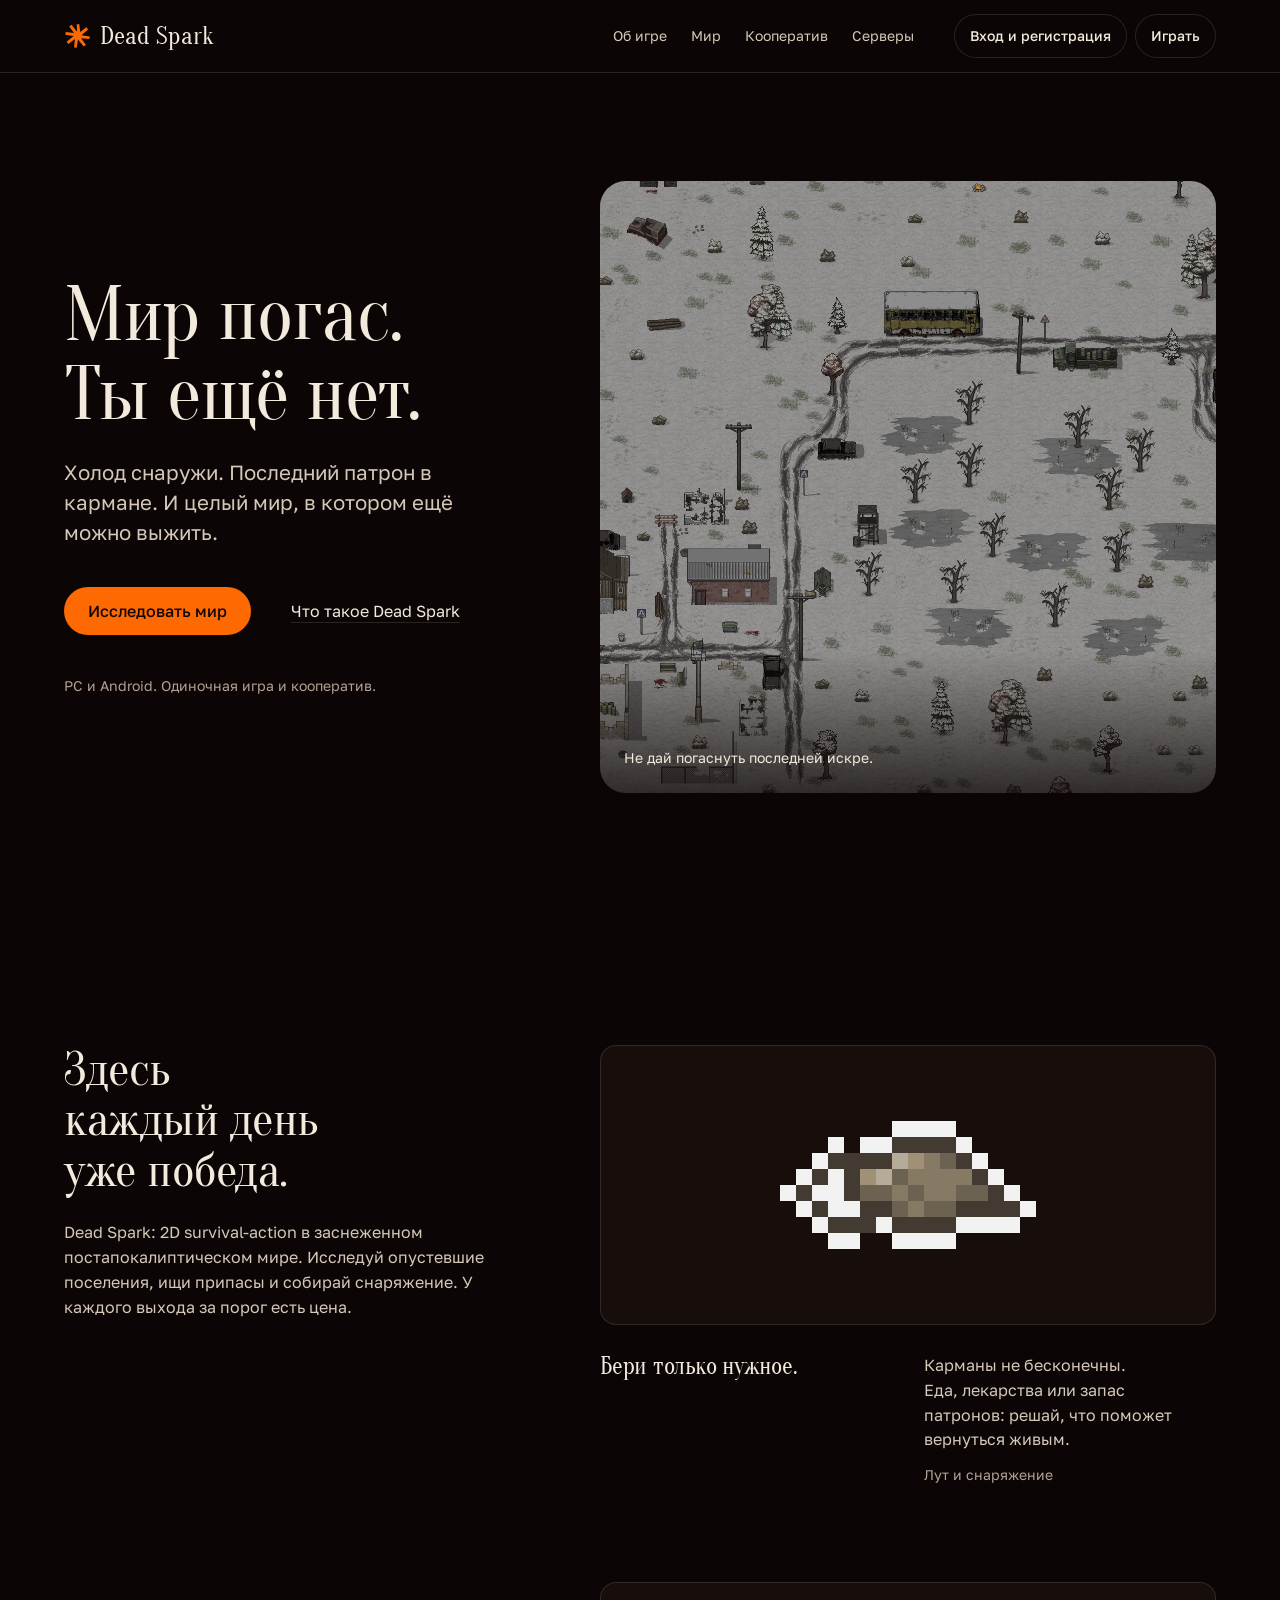
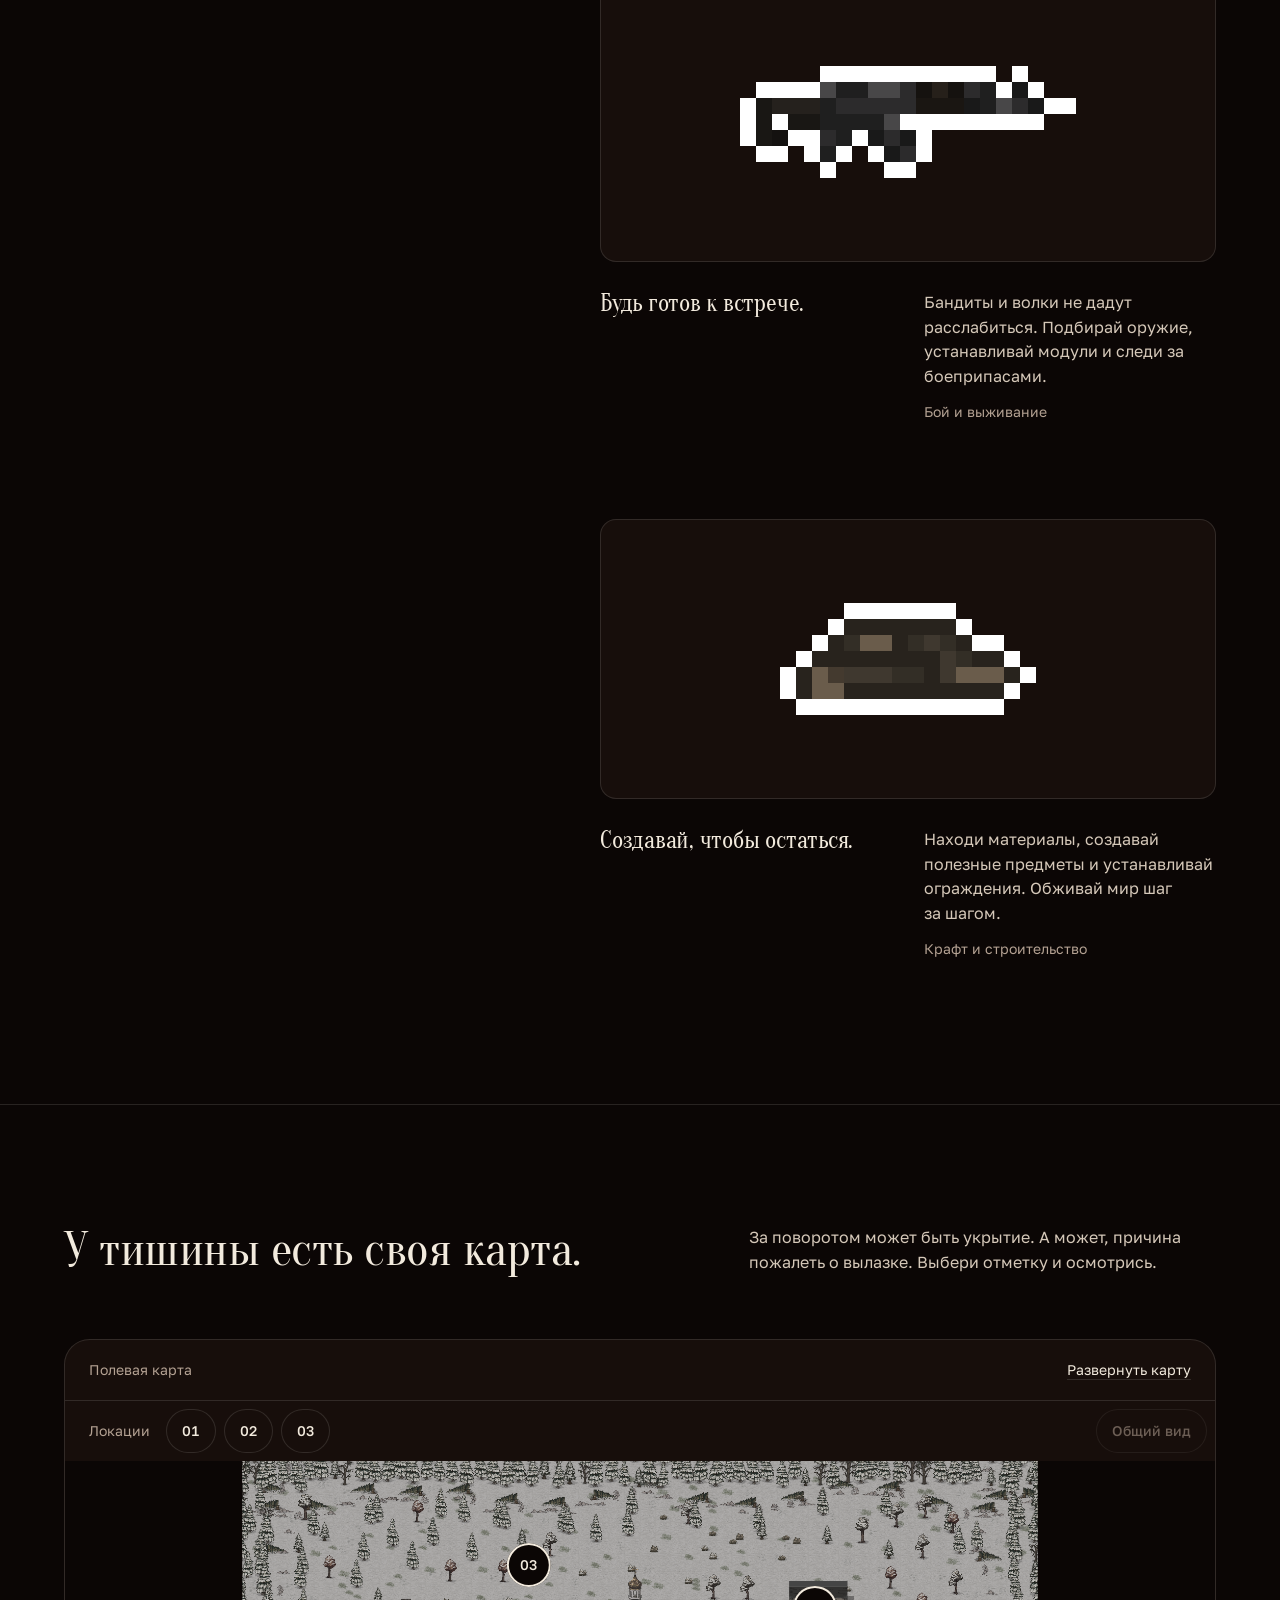
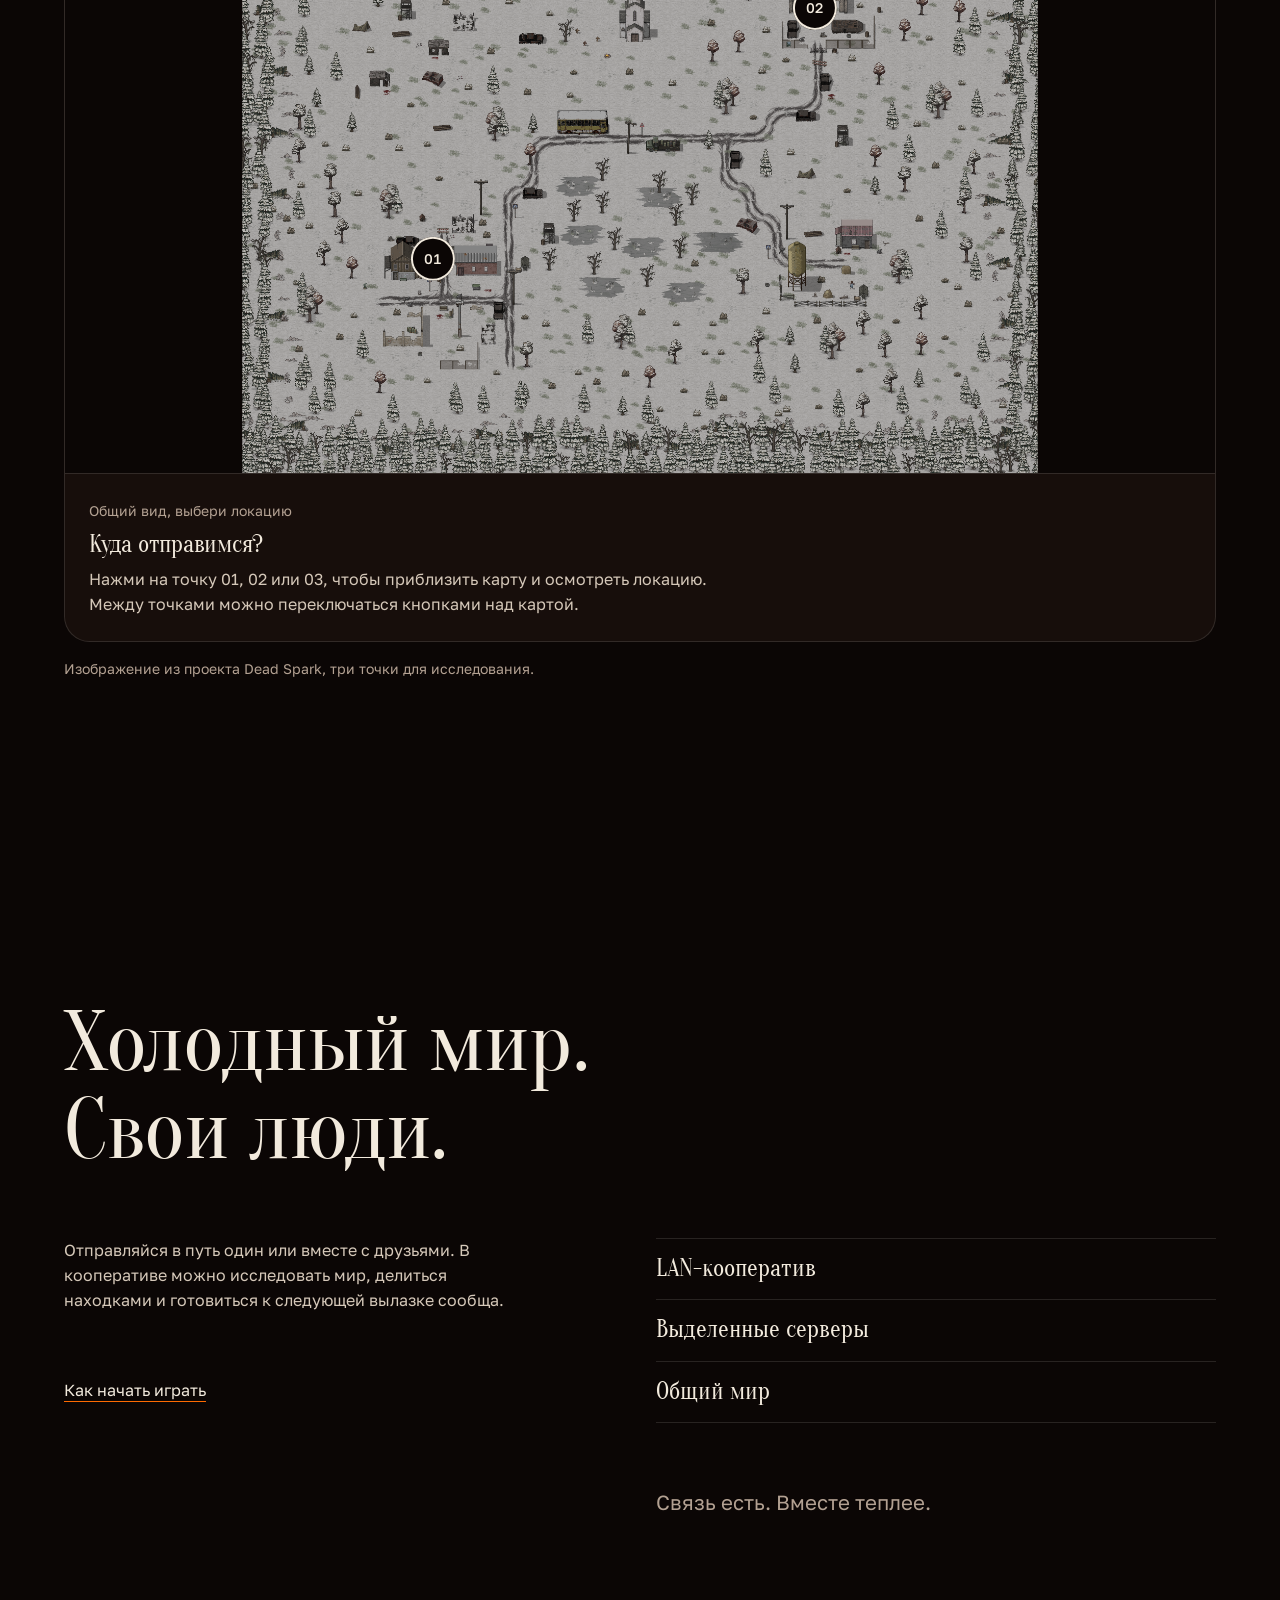
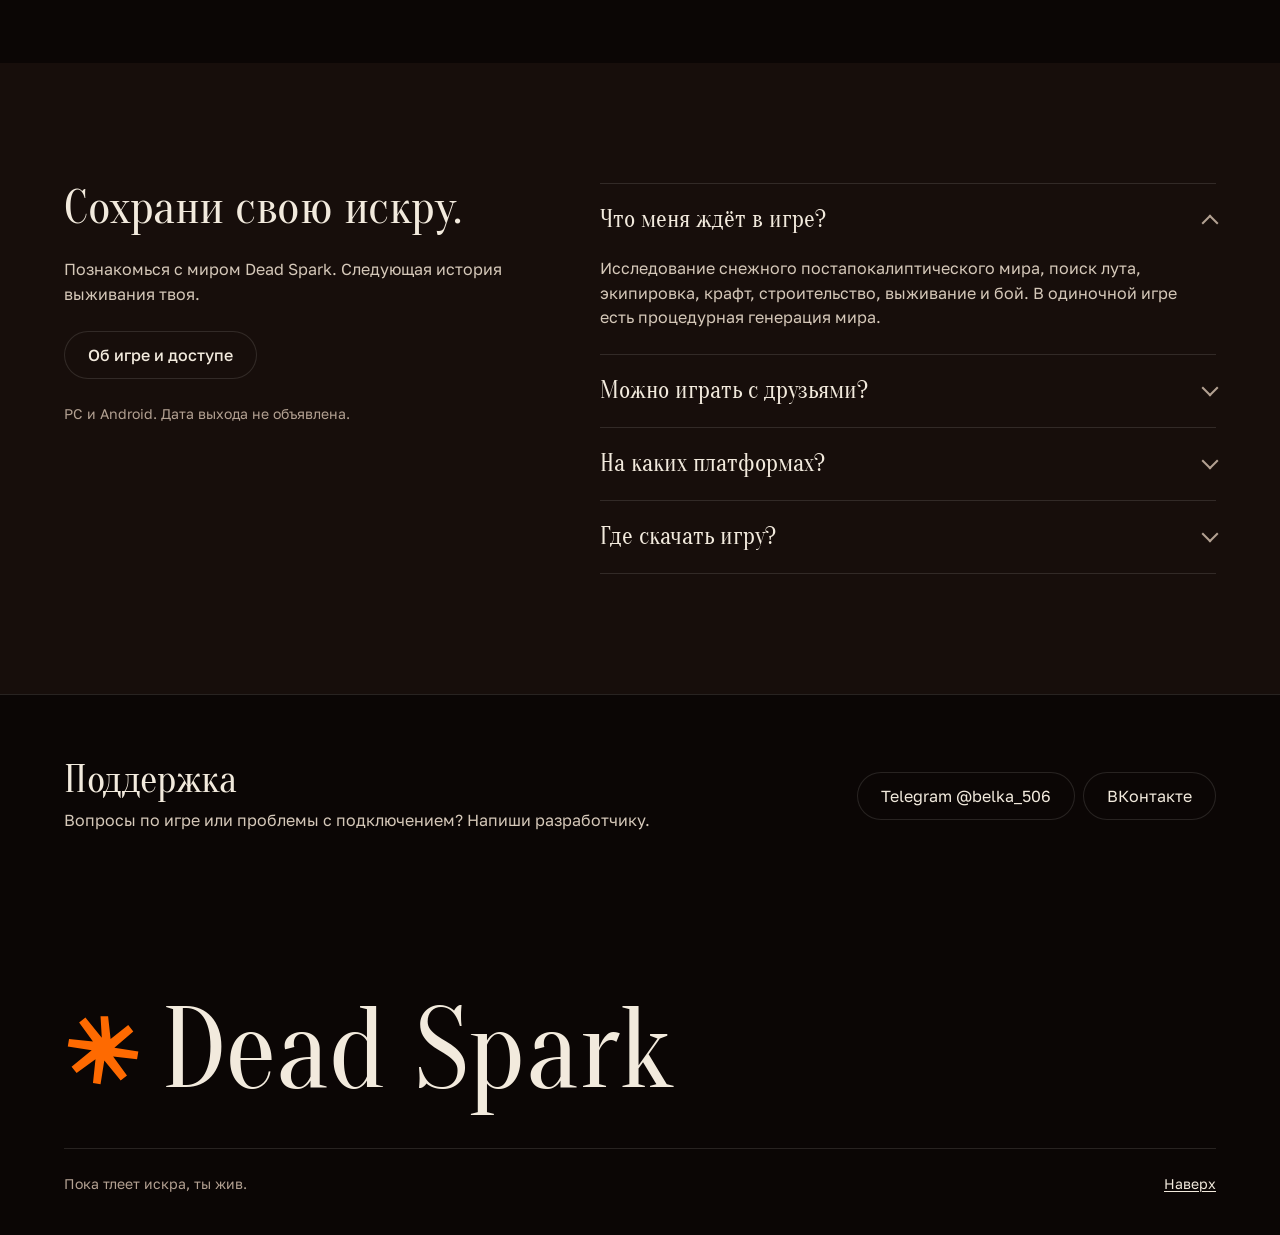
<file: index.html>
<!doctype html>
<html lang="ru">
<head><meta charset="UTF-8"><meta name="viewport" content="width=device-width,initial-scale=1"><meta name="theme-color" content="#0b0605"><meta name="description" content="Dead Spark: 2D survival-action в заснеженном постапокалиптическом мире. Исследуй, собирай, строй и выживай в одиночку или вместе."><title>Dead Spark: пока тлеет искра</title><link rel="icon" href="favicon.svg" type="image/svg+xml"><link rel="preconnect" href="https://fonts.googleapis.com"><link rel="preconnect" href="https://fonts.gstatic.com" crossorigin><link rel="stylesheet" href="https://fonts.googleapis.com/css2?family=Golos+Text:wght@400;500&family=Oranienbaum&display=swap"><link rel="stylesheet" href="style.css"><link rel="stylesheet" href="preloader.css"><script src="preloader.js" defer></script><noscript><style>.preloader { display: none; }</style></noscript><link rel="stylesheet" href="map-zoom.css"><link rel="stylesheet" href="account.css"><link rel="stylesheet" href="support.css"><script src="app.js" defer></script><script type="module" src="account.js"></script></head>
<body>
<div class="preloader keep-motion" aria-hidden="true"><div class="preloader__stage keep-motion"><span class="preloader__runner keep-motion"></span><span class="preloader__ground keep-motion"></span></div><p class="preloader__label"><svg class="preloader__spark keep-motion" viewBox="0 0 64 64"><path d="m29 5 6 0 2 18 14-11 4 5-15 13 19 3-1 6-19-2 11 15-5 4-13-16-3 19-6-1 2-19-15 11-4-5 16-13-19-3 1-6 19 2-11-15 5-4 13 16z"/></svg>Пока тлеет искра</p></div>
<a class="skip" href="#about">К содержанию</a>
<header class="header"><div class="container header__bar"><a class="brand" href="#home" aria-label="Dead Spark, на главную"><svg class="spark" viewBox="0 0 64 64" aria-hidden="true"><path d="m29 5 6 0 2 18 14-11 4 5-15 13 19 3-1 6-19-2 11 15-5 4-13-16-3 19-6-1 2-19-15 11-4-5 16-13-19-3 1-6 19 2-11-15 5-4 13 16z"/></svg><span class="brand-name">Dead Spark</span></a><nav aria-label="Основная навигация"><a href="#about">Об игре</a><a href="#world">Мир</a><a href="#coop">Кооператив</a><a href="servers.html">Серверы</a></nav><div class="header-actions"><button id="account-button" class="nav-cta" type="button" aria-haspopup="dialog" aria-controls="account-dialog">Вход и регистрация</button><a class="nav-cta" href="servers.html">Играть</a></div></div></header>
<main>
<section class="hero" id="home"><div class="container hero__grid"><div class="hero__text"><h1>Мир погас.<br>Ты ещё нет.</h1><p class="lead">Холод снаружи. Последний патрон в кармане. И целый мир, в котором ещё можно выжить.</p><div class="hero-actions"><a class="button" href="#world">Исследовать мир</a><button class="text-button" type="button" data-open="intro">Что такое Dead Spark</button></div><p class="hero-meta">PC и Android. Одиночная игра и кооператив.</p></div><figure class="hero-map shot" data-slot="hero" data-kind="product" data-alt="Кадр из игры: заснеженное поселение, дороги и лес"><img src="assets/world.png" width="1560" height="1200" alt="Снежная карта Dead Spark: заброшенные дома, дороги и лес" fetchpriority="high"><figcaption data-keep>Не дай погаснуть последней искре.</figcaption></figure></div></section>
<section class="about" id="about"><div class="container about__grid"><div class="about-intro"><h2>Здесь каждый день уже победа.</h2><p>Dead Spark: 2D survival-action в заснеженном постапокалиптическом мире. Исследуй опустевшие поселения, ищи припасы и собирай снаряжение. У каждого выхода за порог есть цена.</p></div><ol class="mechanics"><li><div class="item-art"><img src="assets/bag.png" width="256" height="128" alt="Игровой спрайт сумки"></div><h3>Бери только нужное.</h3><p>Карманы не бесконечны. Еда, лекарства или запас патронов: решай, что поможет вернуться живым.</p><span class="tag">Лут и снаряжение</span></li><li><div class="item-art"><img src="assets/weapon.png" width="336" height="112" alt="Игровой спрайт оружия"></div><h3>Будь готов к встрече.</h3><p>Бандиты и волки не дадут расслабиться. Подбирай оружие, устанавливай модули и следи за боеприпасами.</p><span class="tag">Бой и выживание</span></li><li><div class="item-art"><img src="assets/wood.png" width="256" height="112" alt="Игровой спрайт древесины"></div><h3>Создавай, чтобы остаться.</h3><p>Находи материалы, создавай полезные предметы и устанавливай ограждения. Обживай мир шаг за шагом.</p><span class="tag">Крафт и строительство</span></li></ol></div></section>
<section class="world" id="world"><div class="container"><div class="world-heading"><h2>У тишины есть своя карта.</h2><p>За поворотом может быть укрытие. А может, причина пожалеть о вылазке. Выбери отметку и осмотрись.</p></div><div class="map-frame"><div class="map-toolbar"><span>Полевая карта</span><button id="expand-map" type="button">Развернуть карту</button></div><div class="map-controls" role="group" aria-label="Выбор локации"><span>Локации</span><button type="button" data-place="settlement" aria-label="Приблизить локацию 01" aria-pressed="false">01</button><button type="button" data-place="garage" aria-label="Приблизить локацию 02" aria-pressed="false">02</button><button type="button" data-place="forest" aria-label="Приблизить локацию 03" aria-pressed="false">03</button><button id="reset-map" type="button" aria-label="Вернуть общий вид карты" disabled>Общий вид</button></div><div class="interactive-map"><div class="map-canvas"><img src="assets/world.png" width="1560" height="1200" alt="Обзор авторской карты Dead Spark с поселениями, лесом и дорогами" loading="lazy"><button class="pin pin-one" type="button" data-place="settlement" aria-label="Осмотреть поселение" aria-pressed="false">01</button><button class="pin pin-two" type="button" data-place="garage" aria-label="Осмотреть гаражи" aria-pressed="false">02</button><button class="pin pin-three" type="button" data-place="forest" aria-label="Осмотреть лес" aria-pressed="false">03</button></div></div><aside class="map-info" aria-live="polite"><span id="place-code">Точка 01, поселение</span><h3 id="place-title">За закрытыми дверями.</h3><p id="place-description">Обыскивай дома и контейнеры. Внутри могут остаться припасы, снаряжение и материалы для следующей вылазки.</p></aside></div><p class="map-caption">Изображение из проекта Dead Spark, три точки для исследования.</p></div></section>
<section class="coop" id="coop"><div class="container coop__grid"><h2 class="coop-statement">Холодный мир.<br>Свои люди.</h2><div class="coop-copy"><p>Отправляйся в путь один или вместе с друзьями. В кооперативе можно исследовать мир, делиться находками и готовиться к следующей вылазке сообща.</p><a href="#start" class="text-link">Как начать играть</a></div><ul class="coop-features"><li>LAN-кооператив</li><li>Выделенные серверы</li><li>Общий мир</li></ul><p class="radio">Связь есть. Вместе теплее.</p></div></section>
<section class="start" id="start"><div class="container start-grid"><div class="start-intro"><h2>Сохрани свою искру.</h2><p>Познакомься с миром Dead Spark. Следующая история выживания твоя.</p><button class="button button--ghost" type="button" data-open="access">Об игре и доступе</button><p class="platform-note">PC и Android. Дата выхода не объявлена.</p></div><div class="faq"><details open><summary>Что меня ждёт в игре?</summary><p>Исследование снежного постапокалиптического мира, поиск лута, экипировка, крафт, строительство, выживание и бой. В одиночной игре есть процедурная генерация мира.</p></details><details><summary>Можно играть с друзьями?</summary><p>Да. В проекте есть LAN-кооператив, браузер серверов и поддержка выделенного сервера. Сетевой мир использует авторскую карту.</p></details><details><summary>На каких платформах?</summary><p>Проект разрабатывается для PC и Android. Ссылки на актуальные сборки появятся после их публикации разработчиком.</p></details><details><summary>Где скачать игру?</summary><p>На этом сайте пока нет опубликованной сборки. Дата релиза и ссылки на скачивание будут добавлены после объявления разработчика.</p></details></div></div></section>
</main><aside class="support-contact" id="support" aria-labelledby="support-title">
  <div class="container support-contact__inner"><div><h2 id="support-title">Поддержка</h2><p>Вопросы по игре или проблемы с подключением? Напиши разработчику.</p></div>
  <div class="support-contact-links"><a href="https://t.me/belka_506" target="_blank" rel="noopener noreferrer">Telegram @belka_506</a><a href="https://vk.ru/mrazishkovich" target="_blank" rel="noopener noreferrer">ВКонтакте</a></div></div>
</aside>
<footer><div class="container footer__inner"><a class="brand brand--mast" href="#home"><svg class="spark" viewBox="0 0 64 64" aria-hidden="true"><path d="m29 5 6 0 2 18 14-11 4 5-15 13 19 3-1 6-19-2 11 15-5 4-13-16-3 19-6-1 2-19-15 11-4-5 16-13-19-3 1-6 19 2-11-15 5-4 13 16z"/></svg><span class="brand-name">Dead Spark</span></a><div class="footer__row"><span>Пока тлеет искра, ты жив.</span><a href="#home">Наверх</a></div></div></footer>
<dialog id="info-dialog"><button class="close" type="button" aria-label="Закрыть окно"><svg viewBox="0 0 24 24" aria-hidden="true"><path d="M18 6 6 18M6 6l12 12"/></svg></button><h2 id="dialog-title"></h2><p id="dialog-text"></p><button class="button close-action" type="button">Понятно</button></dialog>
<dialog id="map-dialog"><button class="close" type="button" aria-label="Закрыть карту"><svg viewBox="0 0 24 24" aria-hidden="true"><path d="M18 6 6 18M6 6l12 12"/></svg></button><img src="assets/world.png" width="1560" height="1200" alt="Полная карта Dead Spark"><p>Dead Spark, авторская карта.</p></dialog>
<dialog id="account-dialog" aria-labelledby="account-title" aria-describedby="account-status">
  <button id="account-close" class="close" type="button" aria-label="Закрыть аккаунт"><svg viewBox="0 0 24 24" aria-hidden="true"><path d="M18 6 6 18M6 6l12 12"/></svg></button>
  <h2 id="account-title">С возвращением.</h2>
  <p class="account-subtitle">Один аккаунт для сайта и игры.</p>
  <div id="account-tabs" role="group" aria-label="Вход или регистрация">
    <button type="button" data-auth-mode="signin" aria-pressed="true">Вход</button>
    <button type="button" data-auth-mode="signup" aria-pressed="false">Регистрация</button>
  </div>
  <form id="account-form">
    <label id="name-field" hidden>Имя выжившего<input name="display_name" type="text" autocomplete="nickname" minlength="2" maxlength="32" required disabled></label>
    <label id="email-field">Email<input name="email" type="email" autocomplete="email" maxlength="254" required></label>
    <label id="password-field">Пароль<input name="password" type="password" autocomplete="current-password" maxlength="128" required></label>
    <label id="confirm-field" hidden>Повтори пароль<input name="confirm_password" type="password" autocomplete="new-password" maxlength="128" required disabled></label>
    <button id="account-submit" class="button" type="submit" disabled>Войти</button>
  </form>
  <button id="account-recover" type="button" class="text-button">Забыли пароль?</button>
  <div id="account-profile" hidden>
    <div class="account-details"><strong id="account-name"></strong><p id="account-email"></p><p id="account-confirmed"></p><p>Постоянный ID аккаунта</p><code id="account-id"></code></div>
    <form id="name-form" novalidate><label for="name-input">Никнейм</label><div class="name-form__row"><input id="name-input" name="display_name" type="text" autocomplete="nickname" minlength="2" maxlength="32" required><button id="name-submit" class="button button--ghost" type="submit">Сохранить</button></div></form>
    <p class="account-subtitle">Этот ник видно в игре после входа через сайт или по email и паролю.</p>
    <button id="account-logout" type="button" class="button">Выйти из аккаунта</button>
  </div>
  <p id="account-status" role="status" aria-live="polite"></p>
  <p class="account-note">Пароль обрабатывает сервис авторизации. Прогресс и предметы игры хранятся отдельно от аккаунта.</p>
</dialog>
</body></html>
</file>
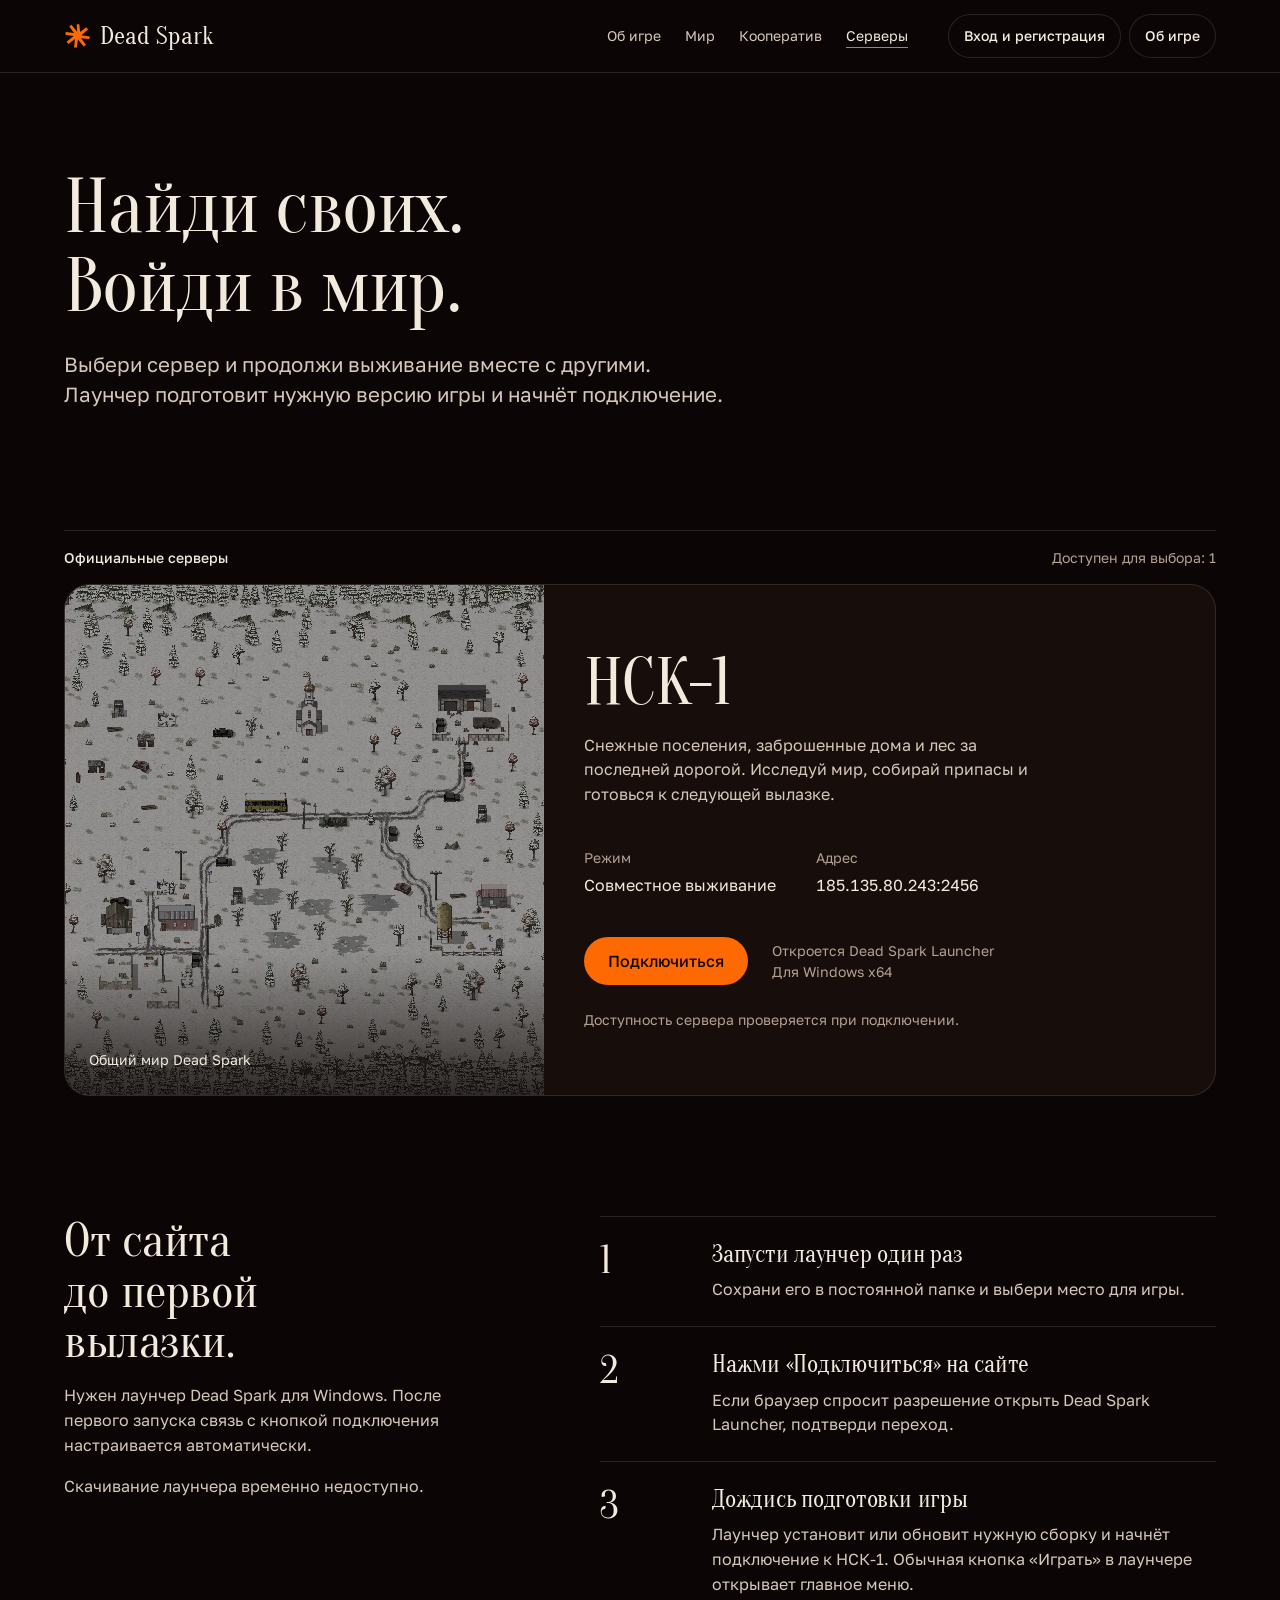
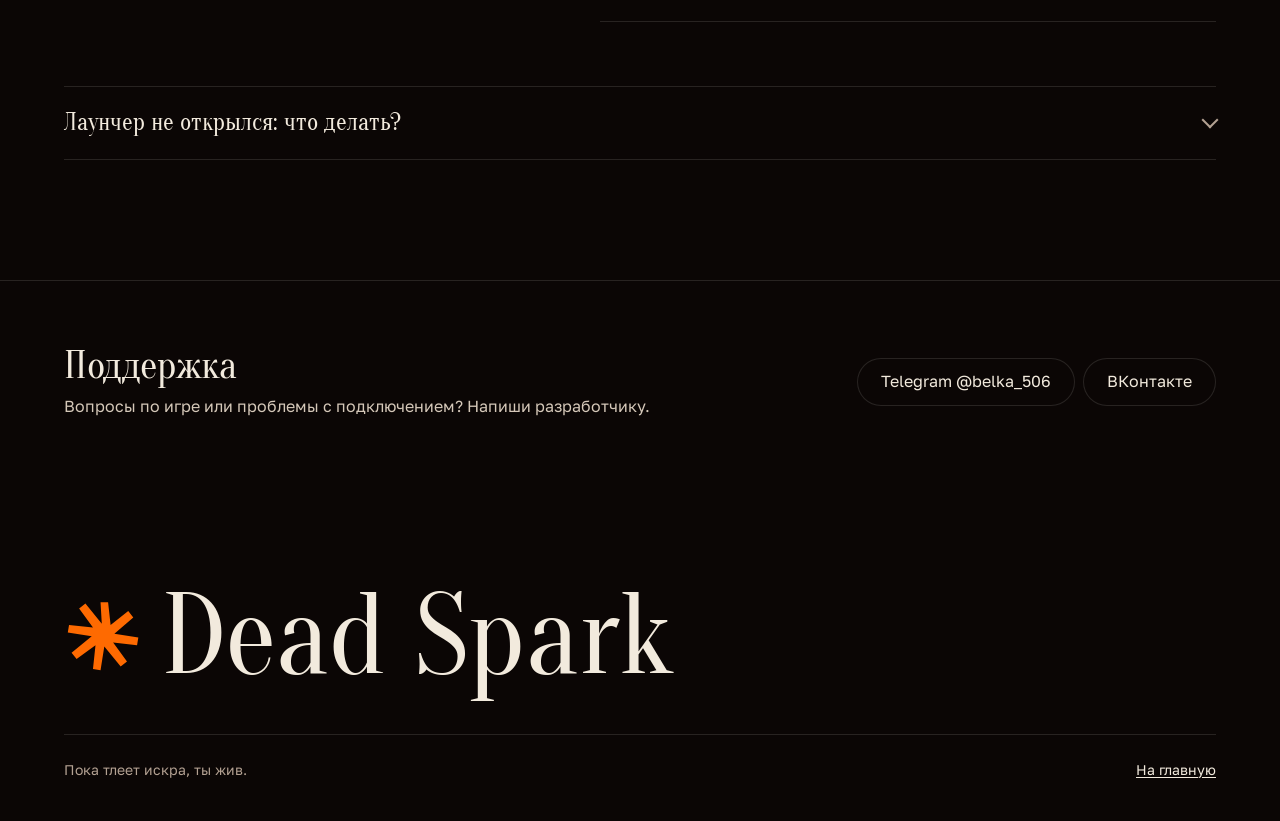
<file: servers.html>
<!doctype html>
<html lang="ru">
<head>
<meta charset="UTF-8"><meta name="viewport" content="width=device-width,initial-scale=1"><meta name="theme-color" content="#0b0605">
<meta name="description" content="Официальные серверы Dead Spark. Выбери мир и подключись через лаунчер Windows.">
<title>Серверы Dead Spark</title>
<link rel="icon" href="favicon.svg" type="image/svg+xml"><link rel="preconnect" href="https://fonts.googleapis.com"><link rel="preconnect" href="https://fonts.gstatic.com" crossorigin><link rel="stylesheet" href="https://fonts.googleapis.com/css2?family=Golos+Text:wght@400;500&family=Oranienbaum&display=swap"><link rel="stylesheet" href="style.css"><link rel="stylesheet" href="preloader.css"><script src="preloader.js" defer></script><noscript><style>.preloader { display: none; }</style></noscript><link rel="stylesheet" href="account.css"><link rel="stylesheet" href="support.css"><link rel="stylesheet" href="servers.css">
<script src="servers.js" defer></script><script type="module" src="account.js"></script>
</head>
<body class="servers-page">
<div class="preloader keep-motion" aria-hidden="true"><div class="preloader__stage keep-motion"><span class="preloader__runner keep-motion"></span><span class="preloader__ground keep-motion"></span></div><p class="preloader__label"><svg class="preloader__spark keep-motion" viewBox="0 0 64 64"><path d="m29 5 6 0 2 18 14-11 4 5-15 13 19 3-1 6-19-2 11 15-5 4-13-16-3 19-6-1 2-19-15 11-4-5 16-13-19-3 1-6 19 2-11-15 5-4 13 16z"/></svg>Пока тлеет искра</p></div>
<a class="skip" href="#servers-title">К содержанию</a>
<header class="header"><div class="container header__bar"><a class="brand" href="index.html" aria-label="Dead Spark, на главную"><svg class="spark" viewBox="0 0 64 64" aria-hidden="true"><path d="m29 5 6 0 2 18 14-11 4 5-15 13 19 3-1 6-19-2 11 15-5 4-13-16-3 19-6-1 2-19-15 11-4-5 16-13-19-3 1-6 19 2-11-15 5-4 13 16z"/></svg><span class="brand-name">Dead Spark</span></a><nav aria-label="Основная навигация"><a href="index.html#about">Об игре</a><a href="index.html#world">Мир</a><a href="index.html#coop">Кооператив</a><a href="servers.html" aria-current="page">Серверы</a></nav><div class="header-actions"><button id="account-button" class="nav-cta" type="button" aria-haspopup="dialog" aria-controls="account-dialog">Вход и регистрация</button><a class="nav-cta" href="index.html">Об игре</a></div></div></header>
<main>
<section class="server-intro container" aria-labelledby="servers-title">
<h1 id="servers-title">Найди своих.<br>Войди в мир.</h1>
<p class="lead">Выбери сервер и продолжи выживание вместе с другими. Лаунчер подготовит нужную версию игры и начнёт подключение.</p>
</section>
<section class="server-directory container" aria-label="Список серверов">
<div class="directory-heading"><strong>Официальные серверы</strong><span>Доступен для выбора: 1</span></div>
<article class="server-card" aria-labelledby="nsk-name">
<div class="server-cover shot" data-slot="server-cover" data-kind="product" data-alt="Кадр из игры: общий мир НСК-1"><img src="assets/world.png" width="1560" height="1200" alt="Авторская снежная карта Dead Spark с домами, дорогами и лесом"><span class="cover-caption" data-keep>Общий мир Dead Spark</span></div>
<div class="server-details">
<h2 id="nsk-name">НСК-1</h2>
<p class="server-description">Снежные поселения, заброшенные дома и лес за последней дорогой. Исследуй мир, собирай припасы и готовься к следующей вылазке.</p>
<dl class="server-facts"><div><dt>Режим</dt><dd>Совместное выживание</dd></div><div><dt>Адрес</dt><dd>185.135.80.243:2456</dd></div></dl>
<div class="server-connect"><a id="connect-nsk-1" class="button" href="deadspark://join?server=nsk-1">Подключиться</a><span class="connect-note">Откроется Dead Spark Launcher<br>Для Windows x64</span></div>
<p class="availability">Доступность сервера проверяется при подключении.</p>
<p id="connection-feedback" class="connection-feedback" role="status" aria-live="polite" hidden></p>
</div>
</article>
<section class="join-guide" aria-labelledby="guide-title">
<div><h2 id="guide-title">От сайта<br>до первой вылазки.</h2><p>Нужен лаунчер Dead Spark для Windows. После первого запуска связь с кнопкой подключения настраивается автоматически.</p><p>Скачивание лаунчера временно недоступно.</p></div>
<ol class="join-steps">
<li><h3>Запусти лаунчер один раз</h3><p>Сохрани его в постоянной папке и выбери место для игры.</p></li>
<li><h3>Нажми «Подключиться» на сайте</h3><p>Если браузер спросит разрешение открыть Dead Spark Launcher, подтверди переход.</p></li>
<li><h3>Дождись подготовки игры</h3><p>Лаунчер установит или обновит нужную сборку и начнёт подключение к НСК-1. Обычная кнопка «Играть» в лаунчере открывает главное меню.</p></li>
</ol>
</section>
<details class="join-troubleshooting"><summary>Лаунчер не открылся: что делать?</summary><p>Проверь, что лаунчер скачан и хотя бы один раз запущен на этом компьютере. Затем нажми «Подключиться» ещё раз и разреши браузеру открыть приложение. Если лаунчер был перемещён, запусти его из новой папки. Если связь со ссылками не восстановилась, напиши разработчику в <a href="https://t.me/belka_506" target="_blank" rel="noopener noreferrer">Telegram @belka_506</a> или <a href="https://vk.ru/mrazishkovich" target="_blank" rel="noopener noreferrer">ВКонтакте</a>. Также можно открыть игру и выбрать НСК-1 в разделе LAN → «Официальные».</p></details>
</section>
</main>
<aside class="support-contact" id="support" aria-labelledby="support-title">
  <div class="container support-contact__inner"><div><h2 id="support-title">Поддержка</h2><p>Вопросы по игре или проблемы с подключением? Напиши разработчику.</p></div>
  <div class="support-contact-links"><a href="https://t.me/belka_506" target="_blank" rel="noopener noreferrer">Telegram @belka_506</a><a href="https://vk.ru/mrazishkovich" target="_blank" rel="noopener noreferrer">ВКонтакте</a></div></div>
</aside>
<footer><div class="container footer__inner"><a class="brand brand--mast" href="index.html"><svg class="spark" viewBox="0 0 64 64" aria-hidden="true"><path d="m29 5 6 0 2 18 14-11 4 5-15 13 19 3-1 6-19-2 11 15-5 4-13-16-3 19-6-1 2-19-15 11-4-5 16-13-19-3 1-6 19 2-11-15 5-4 13 16z"/></svg><span class="brand-name">Dead Spark</span></a><div class="footer__row"><span>Пока тлеет искра, ты жив.</span><a href="index.html">На главную</a></div></div></footer>
<dialog id="account-dialog" aria-labelledby="account-title" aria-describedby="account-status">
  <button id="account-close" class="close" type="button" aria-label="Закрыть аккаунт"><svg viewBox="0 0 24 24" aria-hidden="true"><path d="M18 6 6 18M6 6l12 12"/></svg></button>
  <h2 id="account-title">С возвращением.</h2>
  <p class="account-subtitle">Один аккаунт для сайта и игры.</p>
  <div id="account-tabs" role="group" aria-label="Вход или регистрация">
    <button type="button" data-auth-mode="signin" aria-pressed="true">Вход</button>
    <button type="button" data-auth-mode="signup" aria-pressed="false">Регистрация</button>
  </div>
  <form id="account-form">
    <label id="name-field" hidden>Имя выжившего<input name="display_name" type="text" autocomplete="nickname" minlength="2" maxlength="32" required disabled></label>
    <label id="email-field">Email<input name="email" type="email" autocomplete="email" maxlength="254" required></label>
    <label id="password-field">Пароль<input name="password" type="password" autocomplete="current-password" maxlength="128" required></label>
    <label id="confirm-field" hidden>Повтори пароль<input name="confirm_password" type="password" autocomplete="new-password" maxlength="128" required disabled></label>
    <button id="account-submit" class="button" type="submit" disabled>Войти</button>
  </form>
  <button id="account-recover" type="button" class="text-button">Забыли пароль?</button>
  <div id="account-profile" hidden>
    <div class="account-details"><strong id="account-name"></strong><p id="account-email"></p><p id="account-confirmed"></p><p>Постоянный ID аккаунта</p><code id="account-id"></code></div>
    <form id="name-form" novalidate><label for="name-input">Никнейм</label><div class="name-form__row"><input id="name-input" name="display_name" type="text" autocomplete="nickname" minlength="2" maxlength="32" required><button id="name-submit" class="button button--ghost" type="submit">Сохранить</button></div></form>
    <p class="account-subtitle">Этот ник видно в игре после входа через сайт или по email и паролю.</p>
    <button id="account-logout" type="button" class="button">Выйти из аккаунта</button>
  </div>
  <p id="account-status" role="status" aria-live="polite"></p>
  <p class="account-note">Пароль обрабатывает сервис авторизации. Прогресс и предметы игры хранятся отдельно от аккаунта.</p>
</dialog>
</body></html>
</file>
<file: style.css>
/* Hallmark · shape: Feature Stack (about as a sticky diptych) · genre: atmospheric · theme: Kiln (deal 3/3, seed snowy-post-apocalyptic-survival-game-20d1·625b45f2·2026-10-27·r0) · redesign: full · draw: 265910 · job: try
 * hero: Stage (/), Banner (/servers.html) · nav: edge-aligned, wordmark, four links and two quiet pills · footer: mast · imagery: screenshots 0, the game's own map render 3 (hero crop, interactive map, server cover), sprites 3 · signature: the interactive field map, zooming to three real places · kiln: ember, no heat ramp (the game states no temperature)
 * axes: dark/high-contrast-serif/warm · posture: full-palette · fonts: Oranienbaum over Golos Text (Boska and Geist carry no Cyrillic; Golos Text was the project's body) · contrast: pass · fold: pass · v2.0.0 */
/* Hallmark · pre-emit critique: P4 H4 E4 S4 R5 V4 · weakest: S, the only picture the game has is its map, so the hero shows a close crop of it and the map section the whole thing at play */
/* Hallmark · waive 44c · Banner posture on servers.html, the server card starts above the fold · the servers page is a utility, the card is the reason to come */
/* Hallmark · dismissed 77 · servers.html is a utility page with one server card, a three-step guide and support, not a landing strip */
/* Hallmark · dismissed F4 · the ember on .map-controls button.active and .pin.active marks the selected place on the map, a state and not a second primary */
/* Hallmark · dismissed F7 · .skip, .pin, .close and the #account-tabs switch are all controls */
/* Hallmark · reworded "Здесь каждый день — уже победа." to "Здесь каждый день уже победа." · 19 names the dash */
/* Hallmark · dropped the ticker, the scroll cue, the hero corner labels, the coop "+" numeral, the coop crop of world.png, the signal bars, the "SURVIVAL / ACTION" sub-mark and the section kickers · 54, 66 and 67 name them, and the map already shows in the hero and the map section */
@import url("./tokens.css");
@import url("./base.css");

/* Chrome */
html { scroll-behavior: smooth; }
.skip { position: absolute; left: var(--space-md); top: calc(-1 * var(--space-3xl)); z-index: var(--z-toast); padding: var(--space-xs) var(--space-md); border-radius: var(--radius-pill); background: var(--color-ink); color: var(--color-paper); text-decoration: none; }
.skip:focus-visible { top: var(--space-md); }

.header { position: relative; z-index: var(--z-raised); border-bottom: var(--rule-hair) solid var(--color-rule); }
.header__bar { min-height: 72px; display: flex; align-items: center; gap: var(--space-xl); }
.brand { display: inline-flex; align-items: center; gap: var(--space-xs); color: var(--color-ink); text-decoration: none; font-family: var(--font-display); font-size: var(--text-xl); line-height: 1; white-space: nowrap; }
.spark { width: 28px; height: 28px; flex-shrink: 0; fill: var(--color-accent); }
.header nav { display: flex; gap: var(--space-lg); margin-left: auto; font-size: var(--text-sm); }
.header nav a { color: var(--color-ink-2); text-decoration: none; white-space: nowrap; transition: color var(--dur-short) var(--ease-out); }
.header nav a:hover, .header nav a[aria-current="page"] { color: var(--color-ink); text-decoration: underline; text-decoration-color: var(--color-accent); text-underline-offset: 0.4em; }
.header-actions { display: flex; align-items: center; gap: var(--space-xs); }

/* Controls: one ember pill, quiet pills beside it */
.button, .nav-cta { display: inline-flex; align-items: center; justify-content: center; gap: var(--space-xs); min-height: 48px; padding: 0 var(--space-lg); border: 0; border-radius: var(--radius-pill); font: 500 var(--text-md)/1 var(--font-body); white-space: nowrap; text-decoration: none; cursor: pointer; transition: background-color var(--dur-short) var(--ease-out), color var(--dur-short) var(--ease-out), transform var(--dur-micro) var(--ease-out); }
.button { background: var(--color-accent); color: var(--color-accent-ink); }
.button:hover { background: var(--color-focus); }
.button--ghost, .nav-cta { background: transparent; color: var(--color-ink); box-shadow: inset 0 0 0 var(--rule-hair) var(--color-rule); }
.button--ghost:hover, .nav-cta:hover { background: var(--color-paper-2); }
.nav-cta { min-height: 44px; padding: 0 var(--space-md); font-size: var(--text-sm); }
.button:active, .nav-cta:active, .text-button:active { transform: translateY(1px); }
.button:disabled, .nav-cta:disabled { background: var(--color-paper-3); color: var(--color-muted); box-shadow: none; opacity: 0.55; cursor: not-allowed; transform: none; }
.text-button { display: inline-flex; align-items: center; min-height: 48px; padding: 0; border: 0; background: transparent; color: var(--color-ink); font-size: var(--text-md); text-decoration: underline; text-decoration-color: var(--color-rule); text-underline-offset: 0.3em; cursor: pointer; transition: text-decoration-color var(--dur-short) var(--ease-out); }
.text-button:hover { text-decoration-color: var(--color-accent); }
.text-link { display: inline-flex; align-items: center; min-height: 44px; color: var(--color-ink); text-decoration: underline; text-decoration-color: var(--color-accent); text-underline-offset: 0.3em; }
.text-link:hover { color: var(--color-ink-2); }
.button:focus-visible, .nav-cta:focus-visible, .text-button:focus-visible, .text-link:focus-visible, summary:focus-visible { outline: 2px solid var(--color-focus); outline-offset: 3px; }

/* The product's own picture */
.shot { margin: 0; border-radius: min(2vw, var(--radius-card)); background: var(--color-paper-2); }
.shot > img { filter: saturate(0.7) brightness(0.86); outline: var(--rule-hair) solid color-mix(in oklab, var(--color-ink) 8%, transparent); outline-offset: -1px; image-rendering: pixelated; }

/* Hero: Stage */
.hero { padding-block: var(--space-2xl); }
.hero__grid { display: grid; grid-template-columns: minmax(0, 5fr) minmax(0, 7fr); gap: var(--space-3xl); align-items: center; min-height: min(calc(100svh - 72px - 2 * var(--space-2xl)), 760px); }
.hero h1 { font-size: clamp(3rem, 5.4vw + 0.5rem, 6rem); line-height: 1.02; max-width: 12ch; }
.hero .lead { margin-top: var(--space-lg); color: var(--color-ink-2); max-width: 36ch; }
.hero-actions { display: flex; flex-wrap: wrap; align-items: center; gap: var(--space-md) var(--space-xl); margin-top: var(--space-xl); }
.hero-meta { margin-top: var(--space-xl); font-size: var(--text-sm); color: var(--color-muted); }
.hero-map { height: min(68svh, 620px); min-height: 420px; }
.hero-map > img { transform: scale(1.9); transform-origin: 26% 66%; }
.hero-map figcaption { position: absolute; inset: auto 0 0 0; z-index: 2; padding: var(--space-3xl) var(--space-lg) var(--space-lg); background: linear-gradient(to top, var(--color-scrim), transparent); font-size: var(--text-sm); color: var(--color-ink); }
/* About: a sticky diptych */
.about { padding-block: var(--section-gap); }
.about__grid { display: grid; grid-template-columns: minmax(0, 5fr) minmax(0, 7fr); gap: var(--space-3xl); align-items: start; }
.about-intro { position: sticky; top: var(--space-2xl); }
.about-intro h2 { max-width: 12ch; }
.about-intro p { margin-top: var(--space-lg); color: var(--color-ink-2); max-width: 46ch; }
.mechanics { list-style: none; margin: 0; padding: 0; display: grid; gap: var(--space-3xl); }
.mechanics li { display: grid; grid-template-columns: minmax(0, 1fr) minmax(0, 1fr); column-gap: var(--gap-columns); row-gap: var(--space-sm); align-items: start; }
.item-art { grid-column: 1 / -1; display: grid; place-items: center; height: 280px; margin-bottom: var(--space-md); border: var(--rule-hair) solid var(--color-rule); border-radius: var(--radius-well); background: var(--color-paper-2); }
.item-art img { image-rendering: pixelated; }
.mechanics h3 { grid-column: 1; }
.mechanics p { grid-column: 2; color: var(--color-ink-2); }
.tag { grid-column: 2; font-size: var(--text-sm); color: var(--color-muted); }

/* World: the field map */
.world { padding-block: var(--section-gap-s) var(--section-gap); border-top: var(--rule-hair) solid var(--color-rule); }
.world-heading { display: grid; grid-template-columns: minmax(0, 7fr) minmax(0, 5fr); gap: var(--gap-columns); align-items: end; margin-bottom: var(--space-2xl); }
.world-heading p { color: var(--color-ink-2); max-width: 46ch; }
.map-frame { position: relative; overflow: hidden; border: var(--rule-hair) solid var(--color-rule); border-radius: min(2vw, var(--radius-card)); background: var(--color-paper-2); }
.map-toolbar { display: flex; align-items: center; justify-content: space-between; gap: var(--space-md); padding: var(--space-xs) var(--space-xs) var(--space-xs) var(--space-lg); font-size: var(--text-sm); color: var(--color-muted); }
.map-toolbar button { white-space: nowrap; min-height: 44px; padding: 0 var(--space-md); border: 0; border-radius: var(--radius-pill); background: transparent; color: var(--color-ink); font-size: var(--text-sm); text-decoration: underline; text-decoration-color: var(--color-rule); text-underline-offset: 0.3em; cursor: pointer; }
.map-toolbar button:hover { text-decoration-color: var(--color-accent); }
.map-toolbar button:active { transform: translateY(1px); }
.map-toolbar button:focus-visible { outline: 2px solid var(--color-focus); outline-offset: -2px; }
.interactive-map { position: relative; overflow: hidden; }
.pin { position: absolute; width: 44px; height: 44px; border: 0; border-radius: var(--radius-pill); background: var(--color-paper); color: var(--color-ink); box-shadow: inset 0 0 0 2px var(--color-ink); font: 500 var(--text-sm)/1 var(--font-body); font-variant-numeric: tabular-nums; cursor: pointer; }
.pin:hover { background: var(--color-paper-3); }
.pin.active { background: var(--color-accent); color: var(--color-accent-ink); box-shadow: inset 0 0 0 2px var(--color-accent); }
.pin:focus-visible { outline: 2px solid var(--color-focus); outline-offset: 3px; }
.map-info > span { font-size: var(--text-sm); color: var(--color-muted); }
.map-info h3 { margin-top: var(--space-xs); }
.map-info p { margin-top: var(--space-xs); color: var(--color-ink-2); max-width: 65ch; }
.map-caption { margin-top: var(--space-md); font-size: var(--text-sm); color: var(--color-muted); }

/* Co-op: a statement */
.coop { padding-block: var(--section-gap-l) var(--section-gap); }
.coop__grid { display: grid; grid-template-columns: repeat(12, minmax(0, 1fr)); column-gap: var(--gap-columns); row-gap: var(--space-2xl); }
.coop-statement { grid-column: 1 / 11; max-width: none; font-size: clamp(3rem, 6.2vw + 0.5rem, 7rem); line-height: 1; }
.coop-copy { grid-column: 1 / 6; display: grid; gap: var(--space-lg); justify-items: start; }
.coop-copy p { color: var(--color-ink-2); max-width: 46ch; }
.coop-features { grid-column: 7 / 13; list-style: none; margin: 0; padding: 0; align-self: start; border-top: var(--rule-hair) solid var(--color-rule); }
.coop-features li { padding: var(--space-md) 0; border-bottom: var(--rule-hair) solid var(--color-rule); font-family: var(--font-display); font-size: var(--text-title); line-height: 1.2; }
.radio { grid-column: 7 / 13; font-size: var(--text-lead); color: var(--color-muted); }

/* Start: rows */
.start { padding-block: var(--section-gap-s); background: var(--color-paper-2); }
.start-grid { display: grid; grid-template-columns: minmax(0, 5fr) minmax(0, 7fr); gap: var(--space-3xl); align-items: start; }
.start-intro { display: grid; gap: var(--space-lg); justify-items: start; }
.start-intro > p:not(.platform-note) { color: var(--color-ink-2); max-width: 46ch; }
.platform-note { font-size: var(--text-sm); color: var(--color-muted); }
.faq { border-top: var(--rule-hair) solid var(--color-rule); }
.faq details { border-bottom: var(--rule-hair) solid var(--color-rule); }
summary { display: flex; align-items: center; justify-content: space-between; gap: var(--space-md); min-height: 72px; padding-block: var(--space-sm); font-family: var(--font-display); font-size: var(--text-title); line-height: 1.2; cursor: pointer; list-style: none; }
summary::-webkit-details-marker { display: none; }
summary::after { content: ""; flex-shrink: 0; width: 12px; height: 12px; border-right: 2px solid var(--color-muted); border-bottom: 2px solid var(--color-muted); transform: translateY(-3px) rotate(45deg); transition: transform var(--dur-short) var(--ease-out); }
details[open] > summary::after { transform: translateY(3px) rotate(225deg); }
summary:hover::after { border-color: var(--color-ink); }
.faq p { padding-bottom: var(--space-lg); color: var(--color-ink-2); max-width: 60ch; }

/* Footer: a mast */
footer { padding-block: var(--space-3xl) var(--space-xl); }
.footer__inner { display: grid; gap: var(--space-xl); }
.brand--mast { gap: var(--space-md); font-size: clamp(3rem, 9vw, 8rem); }
.brand--mast .spark { width: 0.7em; height: 0.7em; }
.footer__row { display: flex; justify-content: space-between; gap: var(--space-lg); padding-top: var(--space-lg); border-top: var(--rule-hair) solid var(--color-rule); font-size: var(--text-sm); color: var(--color-muted); }
.footer__row a { color: var(--color-ink); }
.footer__row a:hover { text-decoration-color: var(--color-accent); }

/* Dialogs */
dialog { width: min(100% - 2 * var(--space-md), 600px); max-height: min(92svh, 100% - 2 * var(--space-md)); overflow-y: auto; padding: var(--space-2xl) var(--space-xl) var(--space-xl); border: var(--rule-hair) solid var(--color-rule); border-radius: var(--radius-card); background: var(--color-paper-2); color: var(--color-ink); }
dialog::backdrop { background: var(--color-backdrop); }
dialog h2 { font-size: var(--text-3xl); max-width: 20ch; }
dialog > p { margin-top: var(--space-md); color: var(--color-ink-2); }
dialog .button { margin-top: var(--space-lg); }
.close { position: absolute; top: var(--space-sm); right: var(--space-sm); display: grid; place-items: center; width: 44px; height: 44px; padding: 0; border: 0; border-radius: var(--radius-pill); background: transparent; color: var(--color-ink); cursor: pointer; }
.close svg { width: 24px; height: 24px; fill: none; stroke: currentColor; stroke-width: 2; stroke-linecap: round; }
.close:hover { background: var(--color-paper-3); }
.close:active { transform: translateY(1px); }
.close:focus-visible { outline: 2px solid var(--color-focus); outline-offset: 0; }
#map-dialog { width: min(100% - 2 * var(--space-md), 1200px); padding: var(--space-2xl) var(--space-md) var(--space-md); }
#map-dialog img { width: 100%; max-height: 75svh; object-fit: contain; image-rendering: pixelated; }
#map-dialog p { font-size: var(--text-sm); color: var(--color-muted); }
body:has(dialog[open]) { overflow: clip; }

@media (max-width: 60rem) {
  .header__bar { flex-wrap: wrap; row-gap: 0; padding-block: var(--space-xs); }
  .header nav { order: 3; width: 100%; margin-left: 0; overflow-x: auto; padding-bottom: var(--space-xs); }
  .header nav a { display: inline-flex; align-items: center; min-height: 44px; font-size: var(--text-md); }
  .header-actions { margin-left: auto; }
  .hero__grid, .about__grid, .start-grid, .world-heading { grid-template-columns: minmax(0, 1fr); gap: var(--space-xl); }
  .hero__grid { min-height: 0; }
  .hero-map { height: auto; min-height: 0; aspect-ratio: 4 / 3; }
  .about-intro { position: static; }
  .mechanics { gap: var(--space-2xl); }
  .mechanics li { grid-template-columns: minmax(0, 1fr); }
  .mechanics h3, .mechanics p, .tag { grid-column: 1; }
  .item-art { height: 200px; }
  .coop-statement, .coop-copy, .coop-features, .radio { grid-column: 1 / -1; }
}
@media (max-width: 40rem) {
  .header-actions > a { display: none; }
  .brand { font-size: var(--text-lg); }
  .hero-actions { flex-direction: column; align-items: flex-start; gap: var(--space-xs); }
  .item-art img { transform: scale(0.75); }
  dialog { padding: var(--space-2xl) var(--space-lg) var(--space-lg); }
  .footer__row { flex-direction: column; }
}
@media (prefers-reduced-motion: reduce) {
  html { scroll-behavior: auto; }
  .button:active, .nav-cta:active, .text-button:active, .close:active, .map-toolbar button:active { transform: none; }
}
</file>
<file: preloader.css>
/* Loading screen: the survivor runs in place while the snow line slides back under him.
   runner.png is the game's 4-frame right-run cycle (body, jacket, jeans, ushanka), played at the game's 11 fps.
   Every animated node carries .keep-motion: it is a short, small loop, and without it reduced-motion users would only see a frozen frame. */
.preloader { --frame: 128px; --tile: 96px; --stride: calc(4s / 11); position: fixed; inset: 0; z-index: 1000; display: grid; place-content: center; justify-items: center; gap: var(--space-lg); padding: var(--space-lg); background: var(--color-paper); transition: opacity var(--dur-long) var(--ease-out), visibility 0s linear var(--dur-long); }
.preloader.is-done { opacity: 0; visibility: hidden; }
.preloader__stage { position: relative; width: min(440px, calc(100vw - 32px)); height: calc(var(--frame) + 48px); overflow: hidden; background: radial-gradient(ellipse 46% 38% at 50% 82%, color-mix(in oklab, var(--color-accent) 16%, transparent), transparent 70%); mask-image: linear-gradient(to right, transparent, #000 18%, #000 82%, transparent); }
.preloader__stage::before { content: ""; position: absolute; inset: 0; --flake: radial-gradient(circle, var(--color-ink) 1.3px, transparent 1.8px); --fleck: radial-gradient(circle, color-mix(in oklab, var(--color-ink) 60%, transparent) 1px, transparent 1.5px); --dust: radial-gradient(circle, color-mix(in oklab, var(--color-ink) 40%, transparent) 0.8px, transparent 1.2px); background-image: var(--flake), var(--flake), var(--fleck), var(--fleck), var(--dust); background-size: 71px 79px, 71px 79px, 43px 47px, 43px 47px, 29px 31px; background-position: 0 0, 37px 43px, 11px 19px, 29px 5px, 7px 13px; opacity: 0.6; animation: preloader-snow 2.6s linear infinite; }
.preloader__runner { position: absolute; left: 50%; bottom: 26px; width: var(--frame); height: var(--frame); translate: -50% 0; background: url("assets/runner.png") 0 0 / calc(var(--frame) * 4) var(--frame) no-repeat; image-rendering: pixelated; animation: preloader-run var(--stride) steps(4) infinite; }
.preloader__ground { --snow: color-mix(in oklab, var(--color-ink) 38%, transparent); --tuft: color-mix(in oklab, var(--color-ink) 22%, transparent); position: absolute; inset: auto 0 0; height: 28px; background-image: linear-gradient(var(--snow), var(--snow)), linear-gradient(90deg, transparent 6px, var(--tuft) 6px 22px, transparent 22px 50px, var(--tuft) 50px 58px, transparent 58px), linear-gradient(90deg, transparent 30px, var(--tuft) 30px 36px, transparent 36px 70px, var(--tuft) 70px 88px, transparent 88px); background-size: var(--tile) 2px, var(--tile) 2px, var(--tile) 2px; background-position: 0 0, 0 9px, 0 17px; background-repeat: repeat-x; animation: preloader-ground calc(var(--stride) * 2) linear infinite; }
.preloader__label { display: flex; align-items: center; gap: var(--space-xs); font-family: var(--font-display); font-size: var(--text-lg); color: var(--color-ink-2); }
.preloader__spark { width: 0.9em; height: 0.9em; fill: var(--color-accent); animation: preloader-flicker 1.6s var(--ease-in-out) infinite; }
@keyframes preloader-run { to { background-position-x: calc(var(--frame) * -4); } }
@keyframes preloader-ground { to { background-position: calc(var(--tile) * -1) 0, calc(var(--tile) * -1) 9px, calc(var(--tile) * -1) 17px; } }
/* Each layer travels whole tiles per loop, so the loop is seamless; nearer (larger) flakes drift back faster */
@keyframes preloader-snow { to { background-position: -71px 79px, -34px 122px, -75px 113px, -57px 99px, -80px 106px; } }
@keyframes preloader-flicker { 0%, 100% { opacity: 1; scale: 1; } 45% { opacity: 0.55; scale: 0.86; } 60% { opacity: 0.85; scale: 0.95; } }
@media (max-width: 40rem) { .preloader { --frame: 96px; --tile: 72px; } }
</file>
<file: map-zoom.css>
.map-controls { display: flex; flex-wrap: wrap; align-items: center; gap: var(--space-xs); padding: var(--space-xs) var(--space-xs) var(--space-xs) var(--space-lg); border-top: var(--rule-hair) solid var(--color-rule); }
.map-controls > span { margin-right: var(--space-xs); font-size: var(--text-sm); color: var(--color-muted); }
.map-controls button { white-space: nowrap; min-width: 48px; min-height: 44px; padding: 0 var(--space-md); border: 0; border-radius: var(--radius-pill); background: transparent; color: var(--color-ink); box-shadow: inset 0 0 0 var(--rule-hair) var(--color-rule); font: 500 var(--text-sm)/1 var(--font-body); font-variant-numeric: tabular-nums; cursor: pointer; transition: background-color var(--dur-short) var(--ease-out), color var(--dur-short) var(--ease-out); }
.map-controls button:hover { background: var(--color-paper-3); }
.map-controls button.active { background: var(--color-accent); color: var(--color-accent-ink); box-shadow: none; }
.map-controls button:active { transform: translateY(1px); }
.map-controls button:focus-visible { outline: 2px solid var(--color-focus); outline-offset: 2px; }
.map-controls #reset-map { margin-left: auto; }
.map-controls button:disabled { background: transparent; color: var(--color-muted); box-shadow: inset 0 0 0 var(--rule-hair) var(--color-rule); opacity: 0.55; cursor: not-allowed; transform: none; }
.interactive-map { height: clamp(320px, 68svh, 760px); background: var(--color-paper); }
.map-canvas { position: absolute; left: 0; top: 0; transform-origin: 0 0; }
.map-canvas > img { display: block; width: 100%; height: 100%; max-width: none; filter: saturate(0.7); image-rendering: auto; }
.map-canvas .pin { transform: translate(-50%, -50%) scale(var(--pin-scale, 1)); transition: background-color var(--dur-short) var(--ease-out), color var(--dur-short) var(--ease-out); }
.map-info { padding: var(--space-lg); border-top: var(--rule-hair) solid var(--color-rule); }
@media (max-width: 40rem) {
  .map-controls { padding-left: var(--space-xs); }
  .map-controls > span { display: none; }
}
@media (prefers-reduced-motion: reduce) {
  .map-controls button:active { transform: none; }
}
</file>
<file: account.css>
#account-dialog { width: min(100% - 2 * var(--space-md), 560px); }
#account-dialog [hidden] { display: none !important; }
.account-subtitle { margin-top: var(--space-xs); font-size: var(--text-sm); color: var(--color-ink-2); }
#account-tabs { display: flex; gap: var(--space-2xs); margin: var(--space-lg) 0; padding: var(--space-2xs); border-radius: var(--radius-pill); background: var(--color-paper); }
#account-tabs button { flex: 1; min-height: 44px; border: 0; border-radius: var(--radius-pill); background: transparent; color: var(--color-ink-2); font-size: var(--text-sm); cursor: pointer; transition: background-color var(--dur-short) var(--ease-out), color var(--dur-short) var(--ease-out); }
#account-tabs button:hover { color: var(--color-ink); }
#account-tabs button.active { background: var(--color-paper-3); color: var(--color-ink); }
#account-tabs button:focus-visible { outline: 2px solid var(--color-focus); outline-offset: 2px; }
#account-form label { display: block; margin: var(--space-md) 0; font-size: var(--text-sm); color: var(--color-ink-2); }
#account-form input { display: block; width: 100%; min-height: 48px; margin-top: var(--space-xs); padding: 0 var(--space-md); border: var(--rule-hair) solid var(--color-muted); border-radius: var(--radius-well); background: var(--color-paper); color: var(--color-ink); font: var(--text-md) var(--font-body); outline: 2px solid transparent; outline-offset: 2px; }
#account-form input:focus-visible { outline-color: var(--color-focus); }
#account-form input:disabled { background: var(--color-paper-3); color: var(--color-muted); opacity: 0.55; cursor: not-allowed; }
#name-form { margin: var(--space-lg) 0; }
#name-form label { display: block; font-size: var(--text-sm); color: var(--color-ink-2); }
.name-form__row { display: flex; gap: var(--space-xs); margin-top: var(--space-xs); }
#name-input { flex: 1; min-width: 0; min-height: 48px; padding: 0 var(--space-md); border: var(--rule-hair) solid var(--color-muted); border-radius: var(--radius-well); background: var(--color-paper); color: var(--color-ink); font: var(--text-md) var(--font-body); outline: 2px solid transparent; outline-offset: 2px; }
#name-input:focus-visible { outline-color: var(--color-focus); }
#name-submit { margin-top: 0; }
#account-submit { width: 100%; margin-top: var(--space-xs); }
#account-dialog .button:disabled { background: var(--color-paper-3); color: var(--color-muted); opacity: 0.55; cursor: not-allowed; transform: none; }
#account-recover { margin-top: var(--space-xs); font-size: var(--text-sm); }
#account-status { margin-top: var(--space-md); font-size: var(--text-sm); color: var(--color-success); }
#account-status:empty { display: none; }
#account-status.error { color: var(--color-error); }
.account-details { margin: var(--space-lg) 0; padding: var(--space-lg); border-radius: var(--radius-well); background: var(--color-paper); }
.account-details strong { display: block; font-family: var(--font-display); font-size: var(--text-xl); font-weight: var(--display-weight); overflow-wrap: break-word; }
.account-details p { margin-top: var(--space-xs); font-size: var(--text-sm); color: var(--color-ink-2); overflow-wrap: break-word; }
.account-details code { display: block; margin-top: var(--space-2xs); font: var(--text-sm) var(--font-outlier); color: var(--color-ink); overflow-wrap: anywhere; user-select: all; }
.account-note { margin-top: var(--space-lg); padding-top: var(--space-md); border-top: var(--rule-hair) solid var(--color-rule); font-size: var(--text-sm); color: var(--color-muted); }
</file>
<file: support.css>
.support-contact { padding-block: var(--space-2xl); border-top: var(--rule-hair) solid var(--color-rule); }
.support-contact__inner { display: flex; justify-content: space-between; align-items: center; gap: var(--space-lg) var(--space-xl); flex-wrap: wrap; }
.support-contact h2 { font-size: var(--text-3xl); }
.support-contact p { margin-top: var(--space-xs); color: var(--color-ink-2); }
.support-contact-links { display: flex; flex-wrap: wrap; gap: var(--space-xs); }
.support-contact-links a { display: inline-flex; align-items: center; min-height: 48px; padding: 0 var(--space-lg); border-radius: var(--radius-pill); box-shadow: inset 0 0 0 var(--rule-hair) var(--color-rule); color: var(--color-ink); text-decoration: none; white-space: nowrap; transition: background-color var(--dur-short) var(--ease-out); }
.support-contact-links a:hover { background: var(--color-paper-2); }
.support-contact-links a:active { transform: translateY(1px); }
.support-contact-links a:focus-visible, .join-troubleshooting a:focus-visible { outline: 2px solid var(--color-focus); outline-offset: 3px; }
.join-troubleshooting a { white-space: nowrap; color: var(--color-ink); text-decoration-color: var(--color-accent); }
.join-troubleshooting a:hover { color: var(--color-ink-2); }
@media (prefers-reduced-motion: reduce) { .support-contact-links a:active { transform: none; } }
</file>
<file: servers.css>
.servers-page { min-height: 100svh; }
.servers-page [hidden] { display: none !important; }

/* Hero: Banner */
.server-intro { padding-block: var(--space-3xl) var(--section-gap-s); }
.server-intro h1 { font-size: clamp(3rem, 5.4vw + 0.5rem, 6rem); line-height: 1.02; max-width: 14ch; }
.server-intro .lead { margin-top: var(--space-lg); color: var(--color-ink-2); }

/* The directory */
.server-directory { padding-bottom: var(--section-gap-s); }
.directory-heading { display: flex; align-items: baseline; justify-content: space-between; gap: var(--space-md); padding-block: var(--space-md); border-top: var(--rule-hair) solid var(--color-rule); font-size: var(--text-sm); color: var(--color-muted); }
.directory-heading strong { color: var(--color-ink); font-weight: 500; }
.server-card { display: grid; grid-template-columns: minmax(0, 5fr) minmax(0, 7fr); overflow: hidden; border: var(--rule-hair) solid var(--color-rule); border-radius: min(2vw, var(--radius-card)); background: var(--color-paper-2); color: var(--color-ink); }
.server-cover { min-height: 440px; border-radius: 0; }
.server-cover > img { object-position: 45% 50%; }
.cover-caption { position: absolute; inset: auto 0 0 0; z-index: 2; padding: var(--space-3xl) var(--space-lg) var(--space-lg); background: linear-gradient(to top, var(--color-scrim), transparent); font-size: var(--text-sm); color: var(--color-ink); }
.server-details { padding: var(--space-2xl) var(--space-xl); }
.server-details h2 { font-size: clamp(3rem, 4vw + 1rem, 5rem); line-height: 1; font-variant-numeric: lining-nums; }
.server-description { margin-top: var(--space-md); color: var(--color-ink-2); max-width: 48ch; }
.server-facts { display: flex; flex-wrap: wrap; gap: var(--space-xl); margin: var(--space-xl) 0; }
.server-facts div { display: grid; gap: var(--space-2xs); }
.server-facts dt { font-size: var(--text-sm); color: var(--color-muted); }
.server-facts dd { margin: 0; font-variant-numeric: tabular-nums; }
.server-connect { display: flex; flex-wrap: wrap; align-items: center; gap: var(--space-md) var(--space-lg); }
.connect-note { font-size: var(--text-sm); color: var(--color-muted); }
.availability { margin-top: var(--space-lg); font-size: var(--text-sm); color: var(--color-muted); }
.connection-feedback { margin-top: var(--space-lg); padding: var(--space-md) var(--space-lg); border-radius: var(--radius-well); background: var(--color-paper); color: var(--color-ink); }

/* First connection: steps */
.join-guide { display: grid; grid-template-columns: minmax(0, 5fr) minmax(0, 7fr); gap: var(--space-3xl); margin-top: var(--section-gap-s); }
.join-guide h2 { max-width: 14ch; }
.join-guide p { margin-top: var(--space-md); color: var(--color-ink-2); max-width: 46ch; }
.download-launcher { display: inline-flex; align-items: center; min-height: 48px; margin-top: var(--space-lg); padding: 0 var(--space-lg); border-radius: var(--radius-pill); background: var(--color-accent); color: var(--color-accent-ink); font-weight: 500; text-decoration: none; }
.download-launcher:hover { background: var(--color-focus); }
.download-launcher:focus-visible { outline: 2px solid var(--color-focus); outline-offset: 3px; }
.join-steps { list-style: none; margin: 0; padding: 0; counter-reset: step; border-top: var(--rule-hair) solid var(--color-rule); }
.join-steps li { counter-increment: step; display: grid; grid-template-columns: var(--space-3xl) minmax(0, 1fr); column-gap: var(--space-md); padding-block: var(--space-lg); border-bottom: var(--rule-hair) solid var(--color-rule); }
.join-steps li::before { content: counter(step); grid-row: span 2; font: var(--text-3xl)/1 var(--font-display); font-variant-numeric: tabular-nums lining-nums; color: var(--color-ink); }
.join-steps h3 { font-size: var(--text-title); }
.join-steps p { margin-top: var(--space-xs); max-width: 60ch; }
.join-troubleshooting { margin-top: var(--space-2xl); border-block: var(--rule-hair) solid var(--color-rule); }
.join-troubleshooting summary { min-height: 72px; }
.join-troubleshooting p { padding-bottom: var(--space-lg); color: var(--color-ink-2); max-width: 70ch; }

@media (max-width: 60rem) {
  .server-card, .join-guide { grid-template-columns: minmax(0, 1fr); }
  .server-cover { min-height: 0; aspect-ratio: 4 / 3; }
  .server-details { padding: var(--space-xl) var(--space-lg); }
  .join-guide { gap: var(--space-xl); }
}
@media (max-width: 40rem) {
  .server-connect .button { width: 100%; }
  .join-steps li { grid-template-columns: var(--space-2xl) minmax(0, 1fr); }
}
</file>
